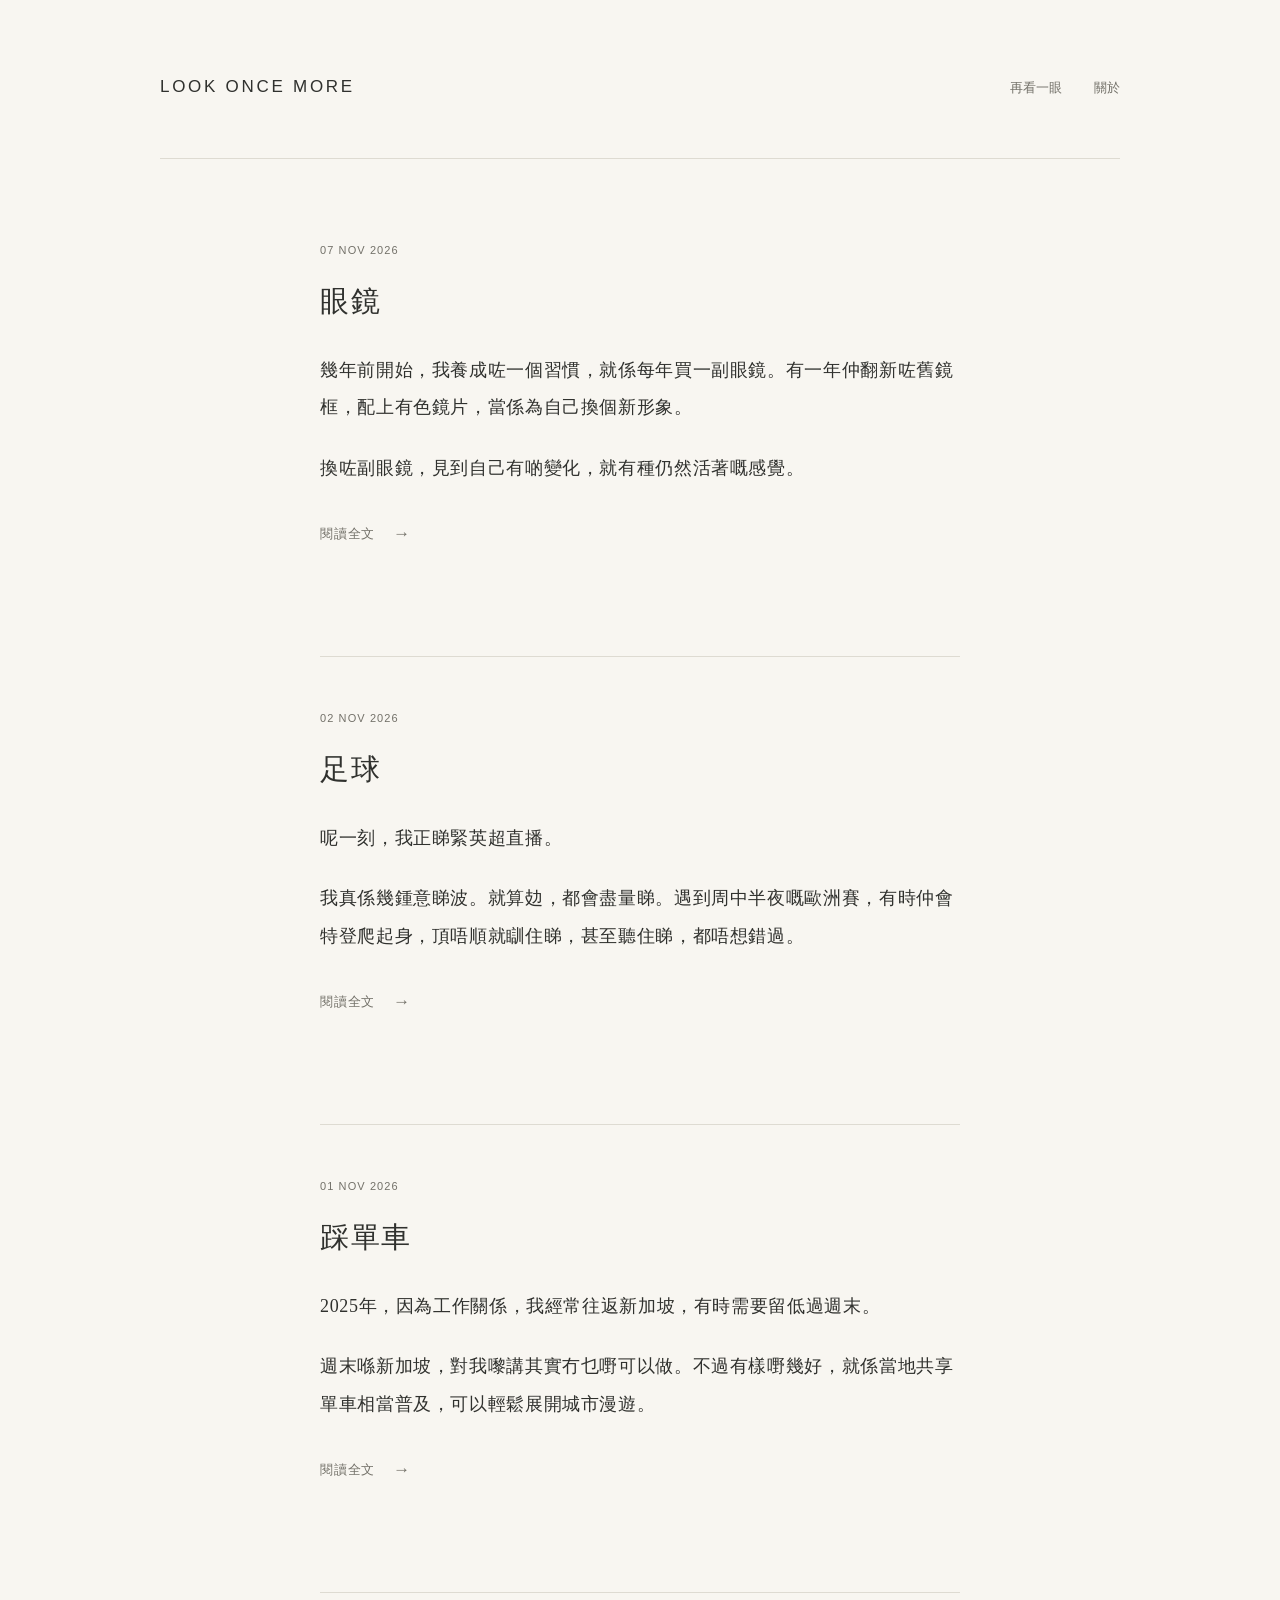
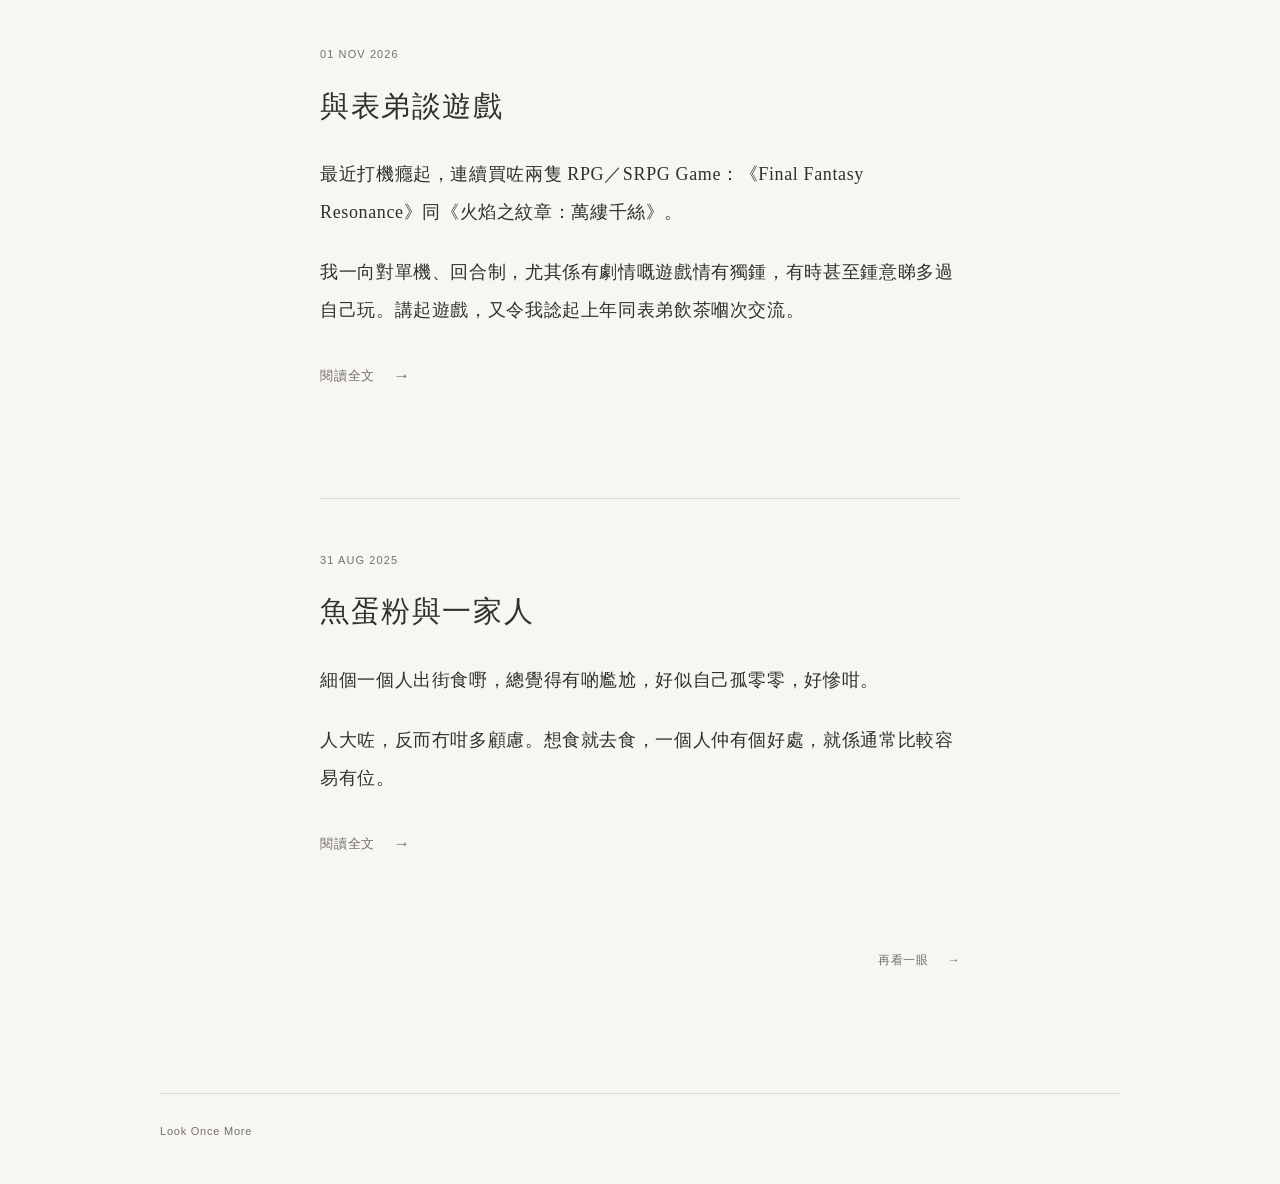
<file: index.html>
<!DOCTYPE html><html lang="zh-Hant-HK"><head><meta charset="UTF-8"><meta name="viewport" content="width=device-width, initial-scale=1"><meta name="theme-color" content="#f8f6f1"><meta name="description" content="再看一眼。日常裏的觀察、文字與照片。"><link rel="canonical" href="https://lookoncemore.com/"><link rel="icon" type="image/svg+xml" href="/favicon.svg"><title>Look Once More — 再看一眼。</title><link rel="stylesheet" href="/_astro/Base.VTFK5zle.css"></head><body><a class="skip-link" href="#main">跳至內容</a><header class="masthead shell"><div class="identity"><a class="wordmark" href="/" lang="en" aria-label="Look Once More — 首頁" aria-current="page">LOOK ONCE MORE</a></div><nav class="main-nav" aria-label="主要導覽"><a href="/archive/">再看一眼</a><a href="/about/">關於</a></nav></header><main id="main" class="reading-column" tabindex="-1"><h1 class="visually-hidden">Look Once More — 日常的記錄</h1><div class="entry-stream"><article class="entry-preview" aria-label="眼鏡"><div class="metadata"><time datetime="2026-11-07" lang="en">07 NOV 2026</time></div><h2><a href="/entries/2026-11-07-glasses/">眼鏡</a></h2><div class="prose excerpt"><p>幾年前開始，我養成咗一個習慣，就係每年買一副眼鏡。有一年仲翻新咗舊鏡框，配上有色鏡片，當係為自己換個新形象。</p>
<p>換咗副眼鏡，見到自己有啲變化，就有種仍然活著嘅感覺。</p></div><a class="read-link" href="/entries/2026-11-07-glasses/" aria-label="閱讀全文：眼鏡">閱讀全文 <span aria-hidden="true">→</span></a></article><article class="entry-preview" aria-label="足球"><div class="metadata"><time datetime="2026-11-02" lang="en">02 NOV 2026</time></div><h2><a href="/entries/2026-11-02-football/">足球</a></h2><div class="prose excerpt"><p>呢一刻，我正睇緊英超直播。</p>
<p>我真係幾鍾意睇波。就算攰，都會盡量睇。遇到周中半夜嘅歐洲賽，有時仲會特登爬起身，頂唔順就瞓住睇，甚至聽住睇，都唔想錯過。</p></div><a class="read-link" href="/entries/2026-11-02-football/" aria-label="閱讀全文：足球">閱讀全文 <span aria-hidden="true">→</span></a></article><article class="entry-preview" aria-label="踩單車"><div class="metadata"><time datetime="2026-11-01" lang="en">01 NOV 2026</time></div><h2><a href="/entries/2026-11-01-cycling/">踩單車</a></h2><div class="prose excerpt"><p>2025年，因為工作關係，我經常往返新加坡，有時需要留低過週末。</p>
<p>週末喺新加坡，對我嚟講其實冇乜嘢可以做。不過有樣嘢幾好，就係當地共享單車相當普及，可以輕鬆展開城市漫遊。</p></div><a class="read-link" href="/entries/2026-11-01-cycling/" aria-label="閱讀全文：踩單車">閱讀全文 <span aria-hidden="true">→</span></a></article><article class="entry-preview" aria-label="與表弟談遊戲"><div class="metadata"><time datetime="2026-11-01" lang="en">01 NOV 2026</time></div><h2><a href="/entries/2026-11-01-games-with-my-cousin/">與表弟談遊戲</a></h2><div class="prose excerpt"><p>最近打機癮起，連續買咗兩隻 RPG／SRPG Game：《Final Fantasy Resonance》同《火焰之紋章：萬縷千絲》。</p>
<p>我一向對單機、回合制，尤其係有劇情嘅遊戲情有獨鍾，有時甚至鍾意睇多過自己玩。講起遊戲，又令我諗起上年同表弟飲茶嗰次交流。</p></div><a class="read-link" href="/entries/2026-11-01-games-with-my-cousin/" aria-label="閱讀全文：與表弟談遊戲">閱讀全文 <span aria-hidden="true">→</span></a></article><article class="entry-preview" aria-label="魚蛋粉與一家人"><div class="metadata"><time datetime="2025-08-31" lang="en">31 AUG 2025</time></div><h2><a href="/entries/2025-08-31-02-a-table-in-kowloon-city/">魚蛋粉與一家人</a></h2><div class="prose excerpt"><p>細個一個人出街食嘢，總覺得有啲尷尬，好似自己孤零零，好慘咁。</p>
<p>人大咗，反而冇咁多顧慮。想食就去食，一個人仲有個好處，就係通常比較容易有位。</p></div><a class="read-link" href="/entries/2025-08-31-02-a-table-in-kowloon-city/" aria-label="閱讀全文：魚蛋粉與一家人">閱讀全文 <span aria-hidden="true">→</span></a></article></div><div class="archive-link"><a class="quiet-link" href="/archive/">再看一眼 <span aria-hidden="true">→</span></a></div></main><footer class="site-footer shell"><a href="/" lang="en">Look Once More</a></footer><!-- Cloudflare Web Analytics --><script type="module" src="https://static.cloudflareinsights.com/beacon.min.js" data-cf-beacon="{&quot;token&quot;: &quot;e15cfd1d23764916afa6c5b87cb260f3&quot;}"></script></body></html>
</file>
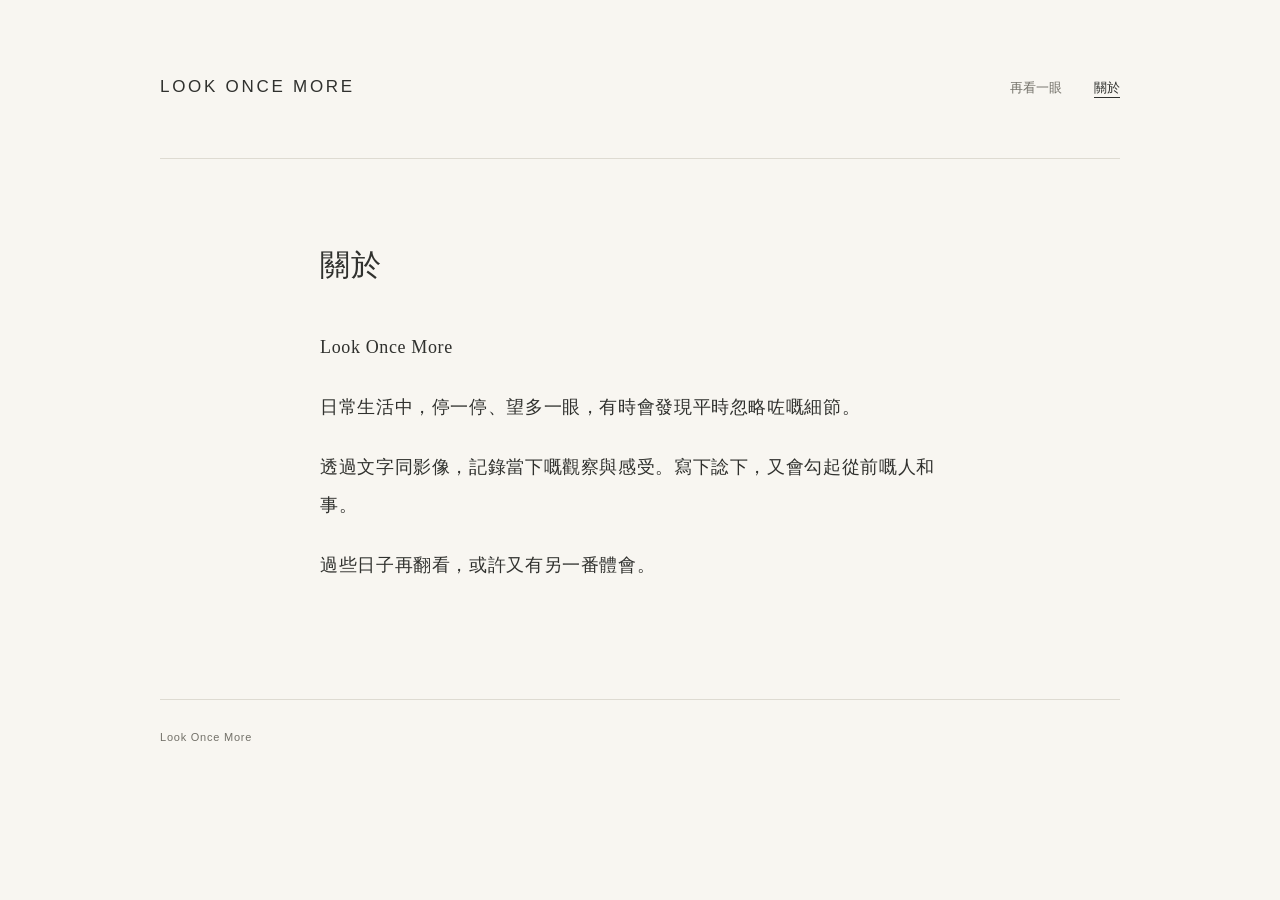
<file: about/index.html>
<!DOCTYPE html><html lang="zh-Hant-HK"><head><meta charset="UTF-8"><meta name="viewport" content="width=device-width, initial-scale=1"><meta name="theme-color" content="#f8f6f1"><meta name="description" content="再看一眼。日常裏的觀察、文字與照片。"><link rel="canonical" href="https://lookoncemore.com/about/"><link rel="icon" type="image/svg+xml" href="/favicon.svg"><title>關於 — Look Once More</title><link rel="stylesheet" href="/_astro/Base.VTFK5zle.css"></head><body><a class="skip-link" href="#main">跳至內容</a><header class="masthead shell"><div class="identity"><a class="wordmark" href="/" lang="en" aria-label="Look Once More — 首頁">LOOK ONCE MORE</a></div><nav class="main-nav" aria-label="主要導覽"><a href="/archive/">再看一眼</a><a href="/about/" aria-current="page">關於</a></nav></header><main id="main" class="reading-column" tabindex="-1"><header class="page-heading"><h1>關於</h1></header><div class="prose about-copy"><p lang="en">Look Once More</p><p>日常生活中，停一停、望多一眼，有時會發現平時忽略咗嘅細節。</p><p>透過文字同影像，記錄當下嘅觀察與感受。寫下諗下，又會勾起從前嘅人和事。</p><p>過些日子再翻看，或許又有另一番體會。</p></div></main><footer class="site-footer shell"><a href="/" lang="en">Look Once More</a></footer><!-- Cloudflare Web Analytics --><script type="module" src="https://static.cloudflareinsights.com/beacon.min.js" data-cf-beacon="{&quot;token&quot;: &quot;e15cfd1d23764916afa6c5b87cb260f3&quot;}"></script></body></html>
</file>
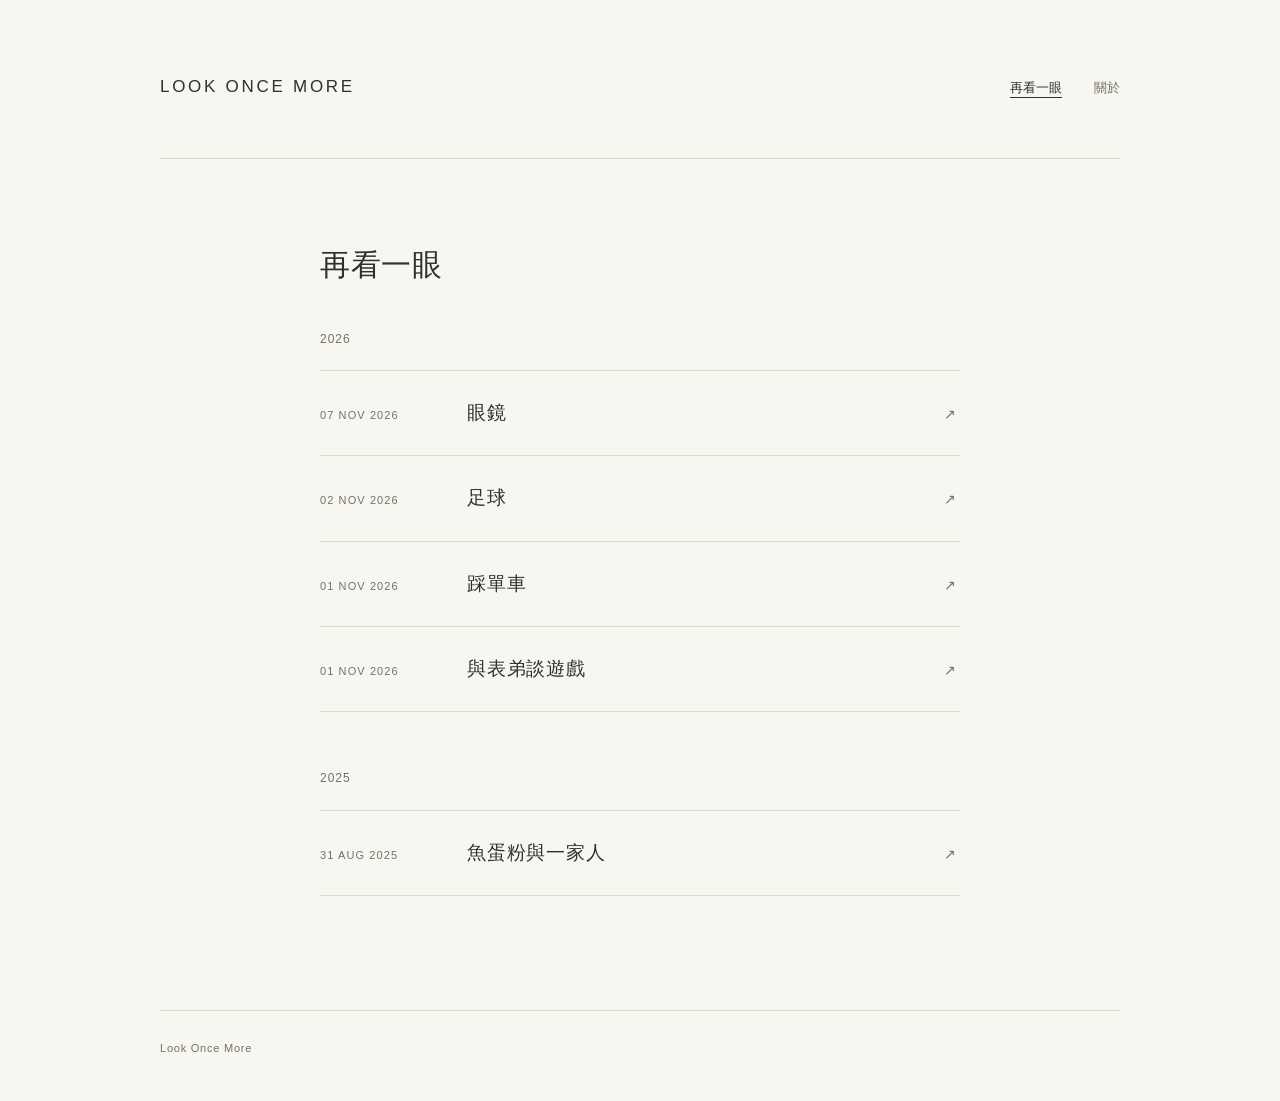
<file: archive/index.html>
<!DOCTYPE html><html lang="zh-Hant-HK"><head><meta charset="UTF-8"><meta name="viewport" content="width=device-width, initial-scale=1"><meta name="theme-color" content="#f8f6f1"><meta name="description" content="再看一眼。日常裏的觀察、文字與照片。"><link rel="canonical" href="https://lookoncemore.com/archive/"><link rel="icon" type="image/svg+xml" href="/favicon.svg"><title>再看一眼 — Look Once More</title><link rel="stylesheet" href="/_astro/Base.VTFK5zle.css"></head><body><a class="skip-link" href="#main">跳至內容</a><header class="masthead shell"><div class="identity"><a class="wordmark" href="/" lang="en" aria-label="Look Once More — 首頁">LOOK ONCE MORE</a></div><nav class="main-nav" aria-label="主要導覽"><a href="/archive/" aria-current="page">再看一眼</a><a href="/about/">關於</a></nav></header><main id="main" class="reading-column" tabindex="-1"><header class="page-heading"><h1>再看一眼</h1></header><section class="archive-year" aria-labelledby="year-2026"><h2 id="year-2026" lang="en">2026</h2><ol class="archive-list"><li><a href="/entries/2026-11-07-glasses/"><time class="metadata" datetime="2026-11-07" lang="en">07 NOV 2026</time><span class="archive-title">眼鏡</span><span class="archive-arrow" aria-hidden="true">↗</span></a></li><li><a href="/entries/2026-11-02-football/"><time class="metadata" datetime="2026-11-02" lang="en">02 NOV 2026</time><span class="archive-title">足球</span><span class="archive-arrow" aria-hidden="true">↗</span></a></li><li><a href="/entries/2026-11-01-cycling/"><time class="metadata" datetime="2026-11-01" lang="en">01 NOV 2026</time><span class="archive-title">踩單車</span><span class="archive-arrow" aria-hidden="true">↗</span></a></li><li><a href="/entries/2026-11-01-games-with-my-cousin/"><time class="metadata" datetime="2026-11-01" lang="en">01 NOV 2026</time><span class="archive-title">與表弟談遊戲</span><span class="archive-arrow" aria-hidden="true">↗</span></a></li></ol></section><section class="archive-year" aria-labelledby="year-2025"><h2 id="year-2025" lang="en">2025</h2><ol class="archive-list"><li><a href="/entries/2025-08-31-02-a-table-in-kowloon-city/"><time class="metadata" datetime="2025-08-31" lang="en">31 AUG 2025</time><span class="archive-title">魚蛋粉與一家人</span><span class="archive-arrow" aria-hidden="true">↗</span></a></li></ol></section></main><footer class="site-footer shell"><a href="/" lang="en">Look Once More</a></footer><!-- Cloudflare Web Analytics --><script type="module" src="https://static.cloudflareinsights.com/beacon.min.js" data-cf-beacon="{&quot;token&quot;: &quot;e15cfd1d23764916afa6c5b87cb260f3&quot;}"></script></body></html>
</file>
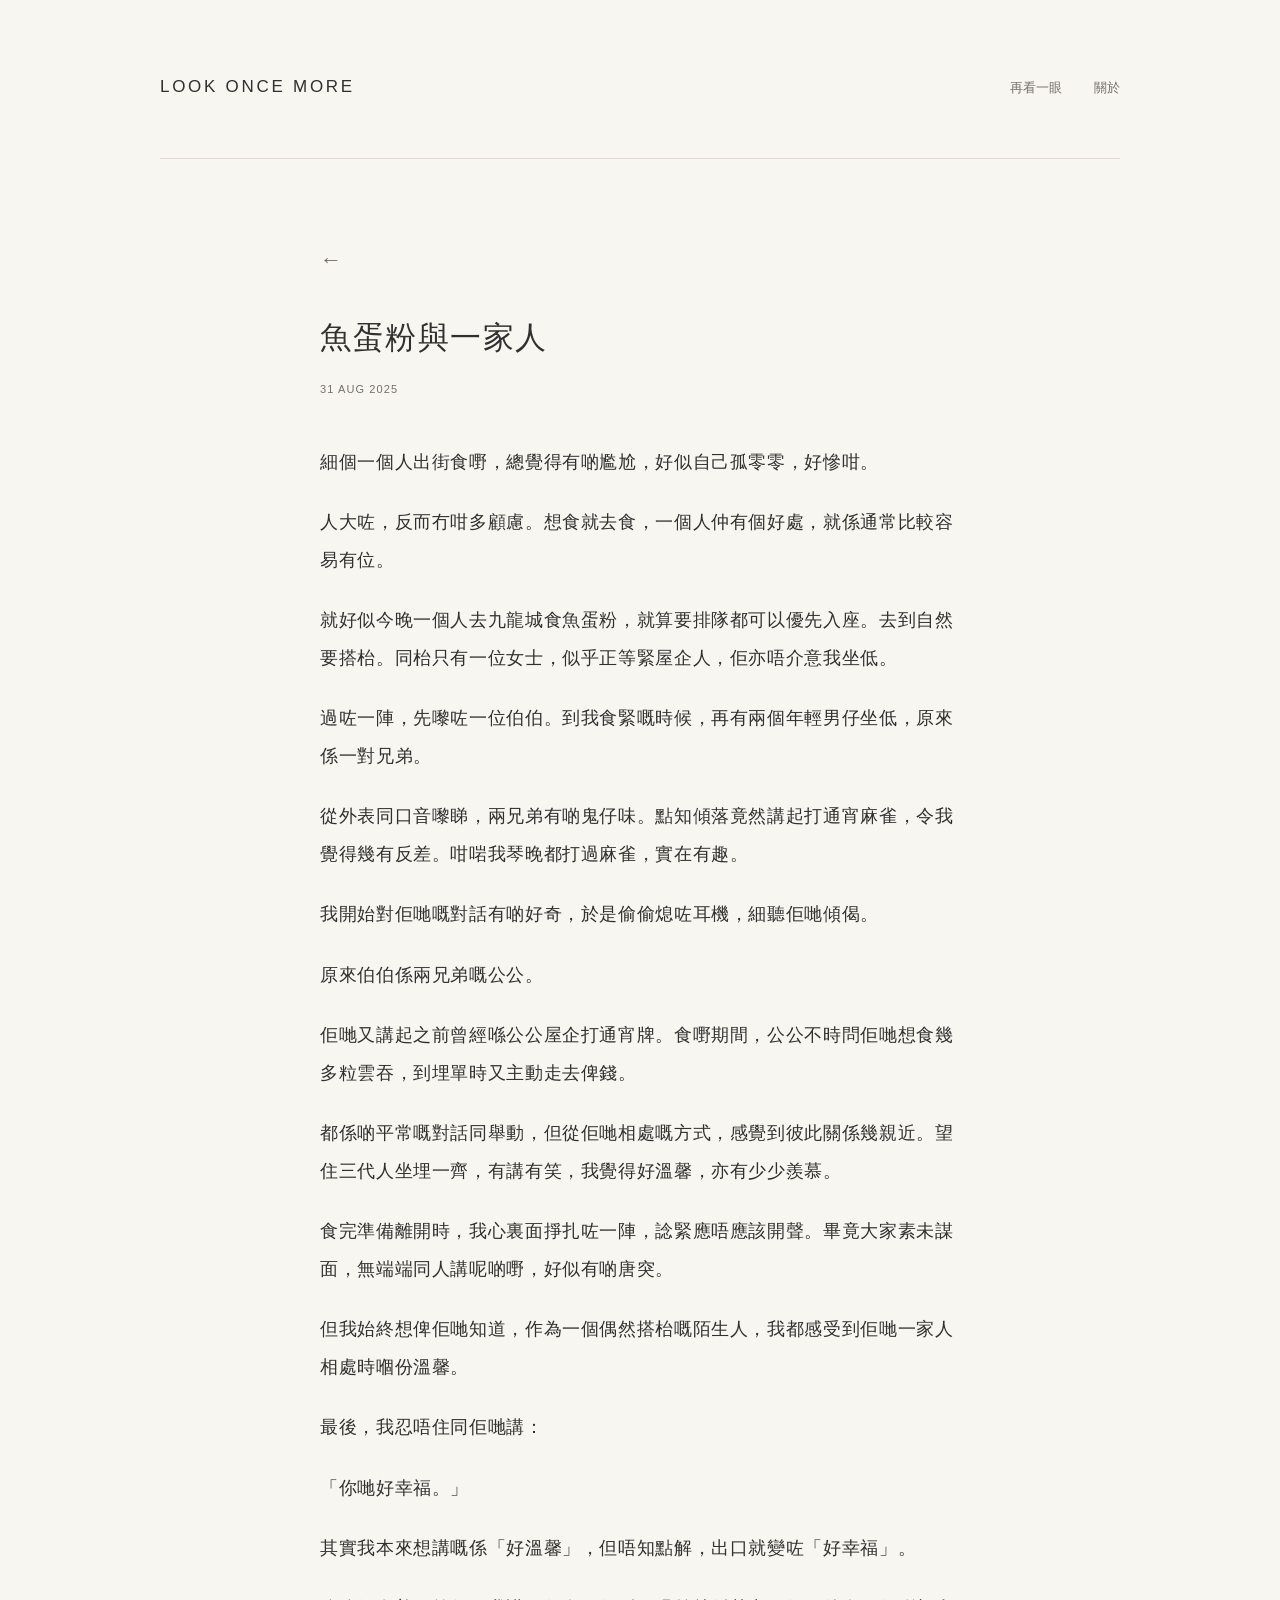
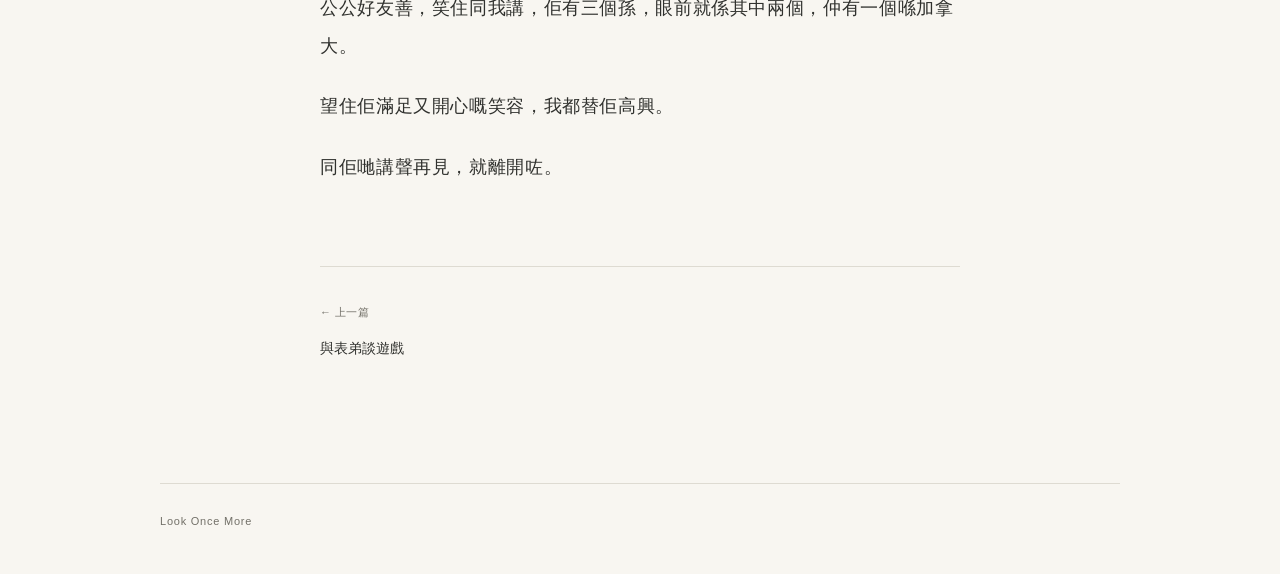
<file: entries/2025-08-31-02-a-table-in-kowloon-city/index.html>
<!DOCTYPE html><html lang="zh-Hant-HK"><head><meta charset="UTF-8"><meta name="viewport" content="width=device-width, initial-scale=1"><meta name="theme-color" content="#f8f6f1"><meta name="description" content="再看一眼。日常裏的觀察、文字與照片。"><link rel="canonical" href="https://lookoncemore.com/entries/2025-08-31-02-a-table-in-kowloon-city/"><link rel="icon" type="image/svg+xml" href="/favicon.svg"><title>魚蛋粉與一家人 — Look Once More</title><link rel="stylesheet" href="/_astro/Base.VTFK5zle.css"></head><body><a class="skip-link" href="#main">跳至內容</a><header class="masthead shell"><div class="identity"><a class="wordmark" href="/" lang="en" aria-label="Look Once More — 首頁">LOOK ONCE MORE</a></div><nav class="main-nav" aria-label="主要導覽"><a href="/archive/">再看一眼</a><a href="/about/">關於</a></nav></header><main id="main" class="reading-column" tabindex="-1"><a class="back-link" href="/" aria-label="返回首頁"><span aria-hidden="true">←</span></a><article class="full-entry"><header class="article-heading"><h1>魚蛋粉與一家人</h1><div class="metadata"><time datetime="2025-08-31" lang="en">31 AUG 2025</time></div></header><div class="prose article-body"><p>細個一個人出街食嘢，總覺得有啲尷尬，好似自己孤零零，好慘咁。</p>
<p>人大咗，反而冇咁多顧慮。想食就去食，一個人仲有個好處，就係通常比較容易有位。</p>
<p>就好似今晚一個人去九龍城食魚蛋粉，就算要排隊都可以優先入座。去到自然要搭枱。同枱只有一位女士，似乎正等緊屋企人，佢亦唔介意我坐低。</p>
<p>過咗一陣，先嚟咗一位伯伯。到我食緊嘅時候，再有兩個年輕男仔坐低，原來係一對兄弟。</p>
<p>從外表同口音嚟睇，兩兄弟有啲鬼仔味。點知傾落竟然講起打通宵麻雀，令我覺得幾有反差。咁啱我琴晚都打過麻雀，實在有趣。</p>
<p>我開始對佢哋嘅對話有啲好奇，於是偷偷熄咗耳機，細聽佢哋傾偈。</p>
<p>原來伯伯係兩兄弟嘅公公。</p>
<p>佢哋又講起之前曾經喺公公屋企打通宵牌。食嘢期間，公公不時問佢哋想食幾多粒雲吞，到埋單時又主動走去俾錢。</p>
<p>都係啲平常嘅對話同舉動，但從佢哋相處嘅方式，感覺到彼此關係幾親近。望住三代人坐埋一齊，有講有笑，我覺得好溫馨，亦有少少羨慕。</p>
<p>食完準備離開時，我心裏面掙扎咗一陣，諗緊應唔應該開聲。畢竟大家素未謀面，無端端同人講呢啲嘢，好似有啲唐突。</p>
<p>但我始終想俾佢哋知道，作為一個偶然搭枱嘅陌生人，我都感受到佢哋一家人相處時嗰份溫馨。</p>
<p>最後，我忍唔住同佢哋講：</p>
<p>「你哋好幸福。」</p>
<p>其實我本來想講嘅係「好溫馨」，但唔知點解，出口就變咗「好幸福」。</p>
<p>公公好友善，笑住同我講，佢有三個孫，眼前就係其中兩個，仲有一個喺加拿大。</p>
<p>望住佢滿足又開心嘅笑容，我都替佢高興。</p>
<p>同佢哋講聲再見，就離開咗。</p>
</div></article><nav class="entry-navigation" aria-label="文章導覽"><div><a href="/entries/2026-11-01-games-with-my-cousin/" rel="prev"><span class="nav-direction">← 上一篇</span><span class="nav-title">與表弟談遊戲</span></a></div><div class="next-entry"></div></nav></main><footer class="site-footer shell"><a href="/" lang="en">Look Once More</a></footer><!-- Cloudflare Web Analytics --><script type="module" src="https://static.cloudflareinsights.com/beacon.min.js" data-cf-beacon="{&quot;token&quot;: &quot;e15cfd1d23764916afa6c5b87cb260f3&quot;}"></script></body></html>
</file>
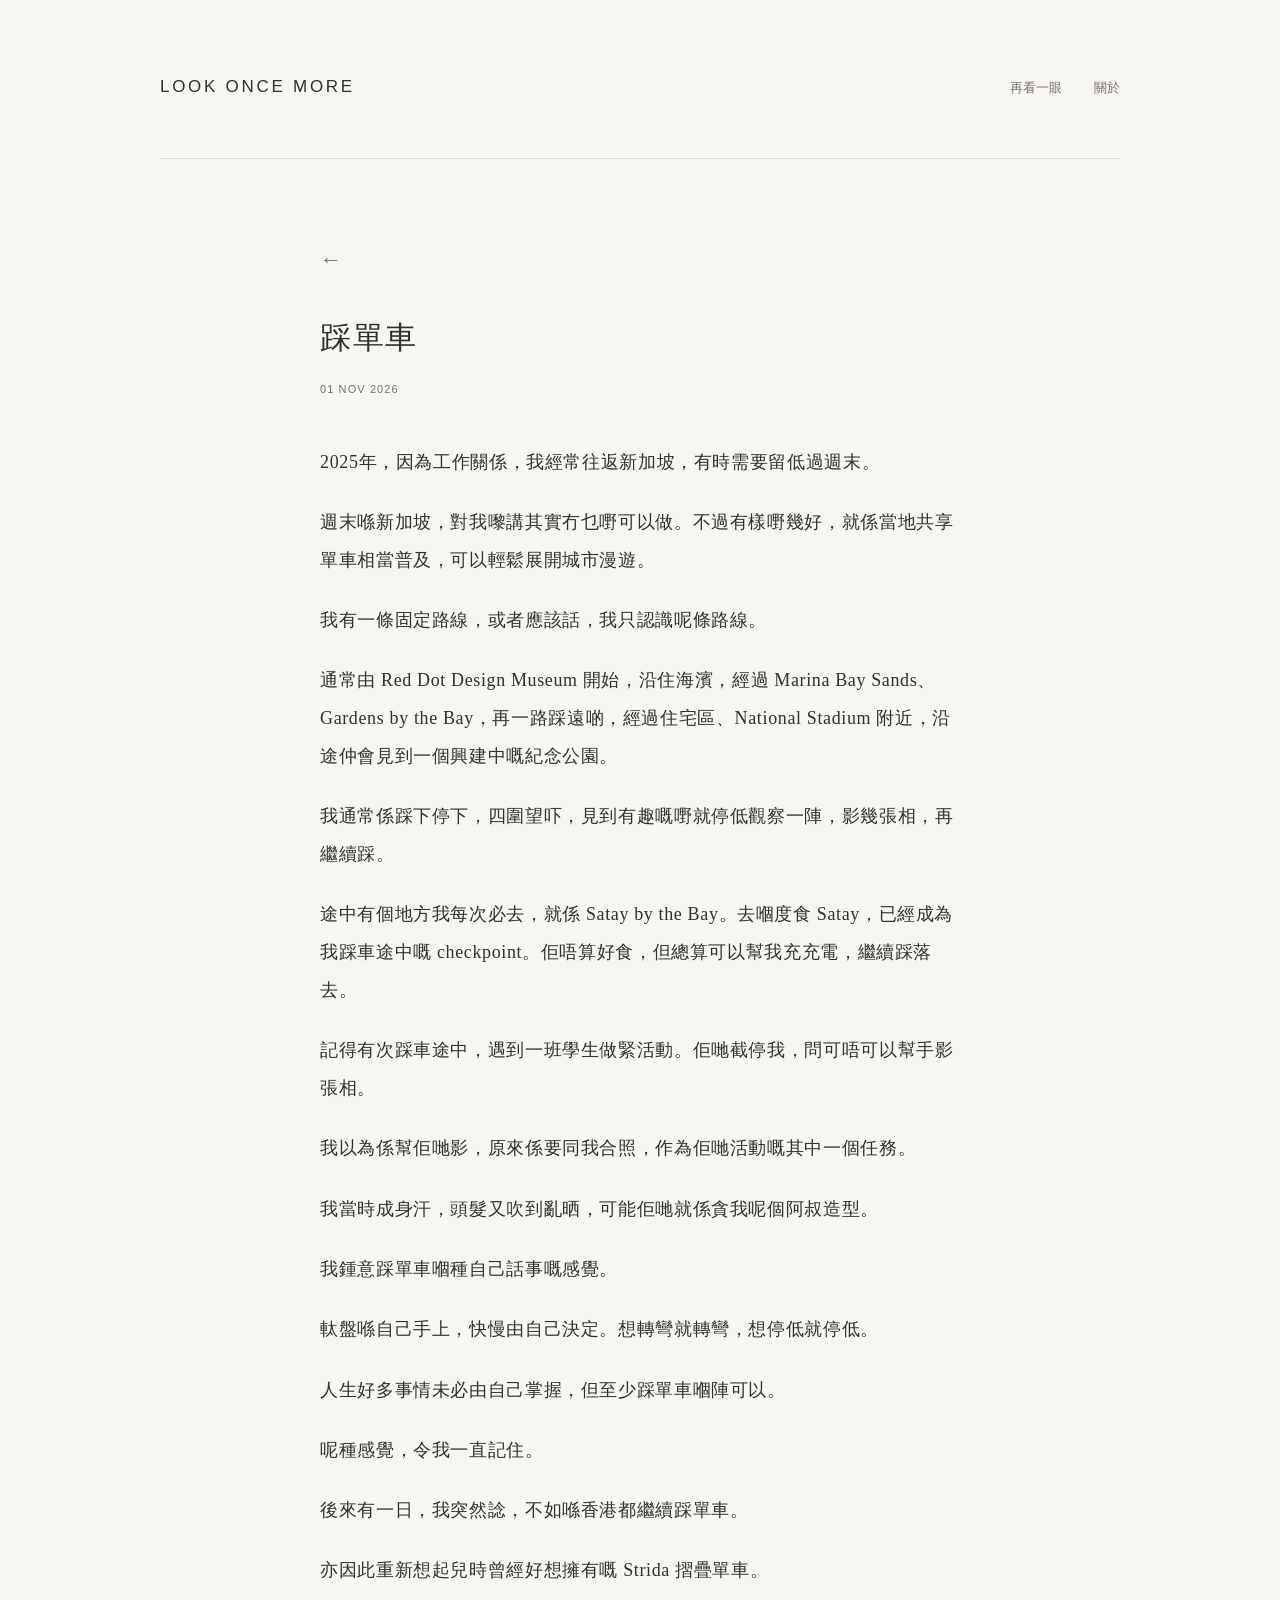
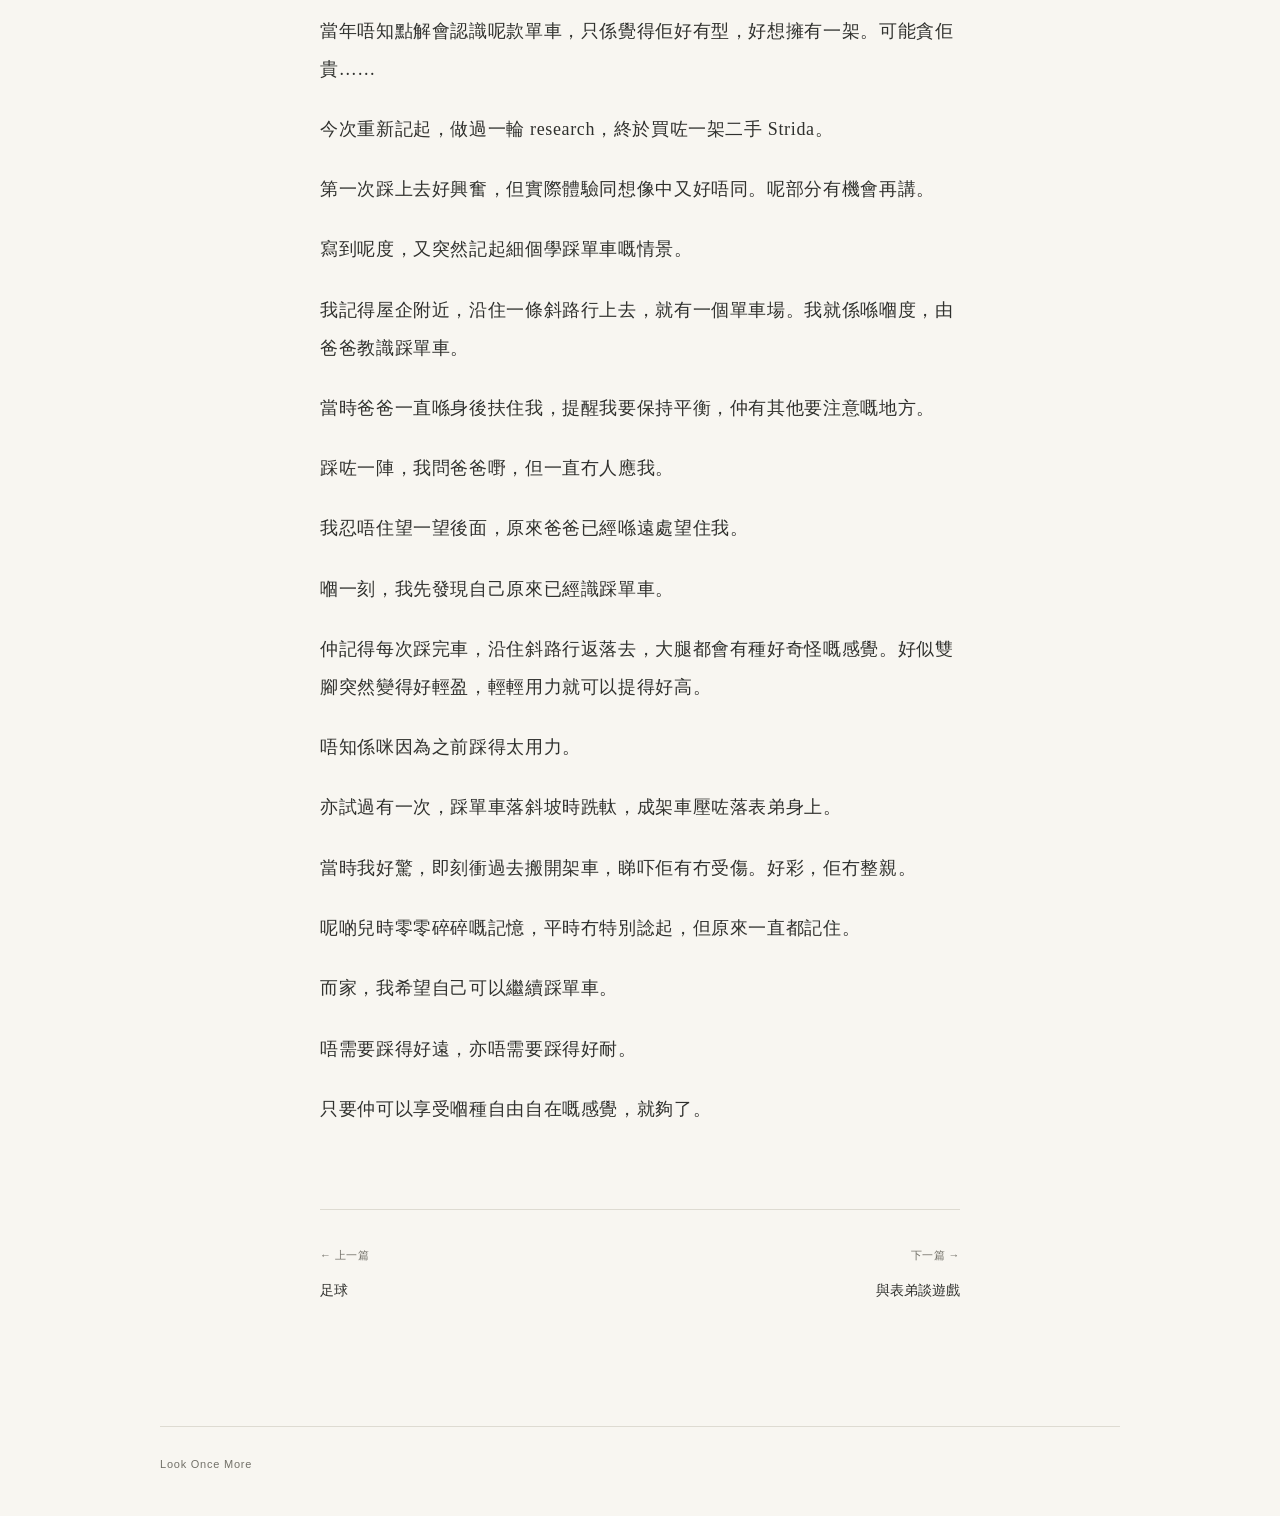
<file: entries/2026-11-01-cycling/index.html>
<!DOCTYPE html><html lang="zh-Hant-HK"><head><meta charset="UTF-8"><meta name="viewport" content="width=device-width, initial-scale=1"><meta name="theme-color" content="#f8f6f1"><meta name="description" content="再看一眼。日常裏的觀察、文字與照片。"><link rel="canonical" href="https://lookoncemore.com/entries/2026-11-01-cycling/"><link rel="icon" type="image/svg+xml" href="/favicon.svg"><title>踩單車 — Look Once More</title><link rel="stylesheet" href="/_astro/Base.VTFK5zle.css"></head><body><a class="skip-link" href="#main">跳至內容</a><header class="masthead shell"><div class="identity"><a class="wordmark" href="/" lang="en" aria-label="Look Once More — 首頁">LOOK ONCE MORE</a></div><nav class="main-nav" aria-label="主要導覽"><a href="/archive/">再看一眼</a><a href="/about/">關於</a></nav></header><main id="main" class="reading-column" tabindex="-1"><a class="back-link" href="/" aria-label="返回首頁"><span aria-hidden="true">←</span></a><article class="full-entry"><header class="article-heading"><h1>踩單車</h1><div class="metadata"><time datetime="2026-11-01" lang="en">01 NOV 2026</time></div></header><div class="prose article-body"><p>2025年，因為工作關係，我經常往返新加坡，有時需要留低過週末。</p>
<p>週末喺新加坡，對我嚟講其實冇乜嘢可以做。不過有樣嘢幾好，就係當地共享單車相當普及，可以輕鬆展開城市漫遊。</p>
<p>我有一條固定路線，或者應該話，我只認識呢條路線。</p>
<p>通常由 Red Dot Design Museum 開始，沿住海濱，經過 Marina Bay Sands、Gardens by the Bay，再一路踩遠啲，經過住宅區、National Stadium 附近，沿途仲會見到一個興建中嘅紀念公園。</p>
<p>我通常係踩下停下，四圍望吓，見到有趣嘅嘢就停低觀察一陣，影幾張相，再繼續踩。</p>
<p>途中有個地方我每次必去，就係 Satay by the Bay。去嗰度食 Satay，已經成為我踩車途中嘅 checkpoint。佢唔算好食，但總算可以幫我充充電，繼續踩落去。</p>
<p>記得有次踩車途中，遇到一班學生做緊活動。佢哋截停我，問可唔可以幫手影張相。</p>
<p>我以為係幫佢哋影，原來係要同我合照，作為佢哋活動嘅其中一個任務。</p>
<p>我當時成身汗，頭髮又吹到亂晒，可能佢哋就係貪我呢個阿叔造型。</p>
<p>我鍾意踩單車嗰種自己話事嘅感覺。</p>
<p>軚盤喺自己手上，快慢由自己決定。想轉彎就轉彎，想停低就停低。</p>
<p>人生好多事情未必由自己掌握，但至少踩單車嗰陣可以。</p>
<p>呢種感覺，令我一直記住。</p>
<p>後來有一日，我突然諗，不如喺香港都繼續踩單車。</p>
<p>亦因此重新想起兒時曾經好想擁有嘅 Strida 摺疊單車。</p>
<p>當年唔知點解會認識呢款單車，只係覺得佢好有型，好想擁有一架。可能貪佢貴……</p>
<p>今次重新記起，做過一輪 research，終於買咗一架二手 Strida。</p>
<p>第一次踩上去好興奮，但實際體驗同想像中又好唔同。呢部分有機會再講。</p>
<p>寫到呢度，又突然記起細個學踩單車嘅情景。</p>
<p>我記得屋企附近，沿住一條斜路行上去，就有一個單車場。我就係喺嗰度，由爸爸教識踩單車。</p>
<p>當時爸爸一直喺身後扶住我，提醒我要保持平衡，仲有其他要注意嘅地方。</p>
<p>踩咗一陣，我問爸爸嘢，但一直冇人應我。</p>
<p>我忍唔住望一望後面，原來爸爸已經喺遠處望住我。</p>
<p>嗰一刻，我先發現自己原來已經識踩單車。</p>
<p>仲記得每次踩完車，沿住斜路行返落去，大腿都會有種好奇怪嘅感覺。好似雙腳突然變得好輕盈，輕輕用力就可以提得好高。</p>
<p>唔知係咪因為之前踩得太用力。</p>
<p>亦試過有一次，踩單車落斜坡時跣軚，成架車壓咗落表弟身上。</p>
<p>當時我好驚，即刻衝過去搬開架車，睇吓佢有冇受傷。好彩，佢冇整親。</p>
<p>呢啲兒時零零碎碎嘅記憶，平時冇特別諗起，但原來一直都記住。</p>
<p>而家，我希望自己可以繼續踩單車。</p>
<p>唔需要踩得好遠，亦唔需要踩得好耐。</p>
<p>只要仲可以享受嗰種自由自在嘅感覺，就夠了。</p>
</div></article><nav class="entry-navigation" aria-label="文章導覽"><div><a href="/entries/2026-11-02-football/" rel="prev"><span class="nav-direction">← 上一篇</span><span class="nav-title">足球</span></a></div><div class="next-entry"><a href="/entries/2026-11-01-games-with-my-cousin/" rel="next"><span class="nav-direction">下一篇 →</span><span class="nav-title">與表弟談遊戲</span></a></div></nav></main><footer class="site-footer shell"><a href="/" lang="en">Look Once More</a></footer><!-- Cloudflare Web Analytics --><script type="module" src="https://static.cloudflareinsights.com/beacon.min.js" data-cf-beacon="{&quot;token&quot;: &quot;e15cfd1d23764916afa6c5b87cb260f3&quot;}"></script></body></html>
</file>
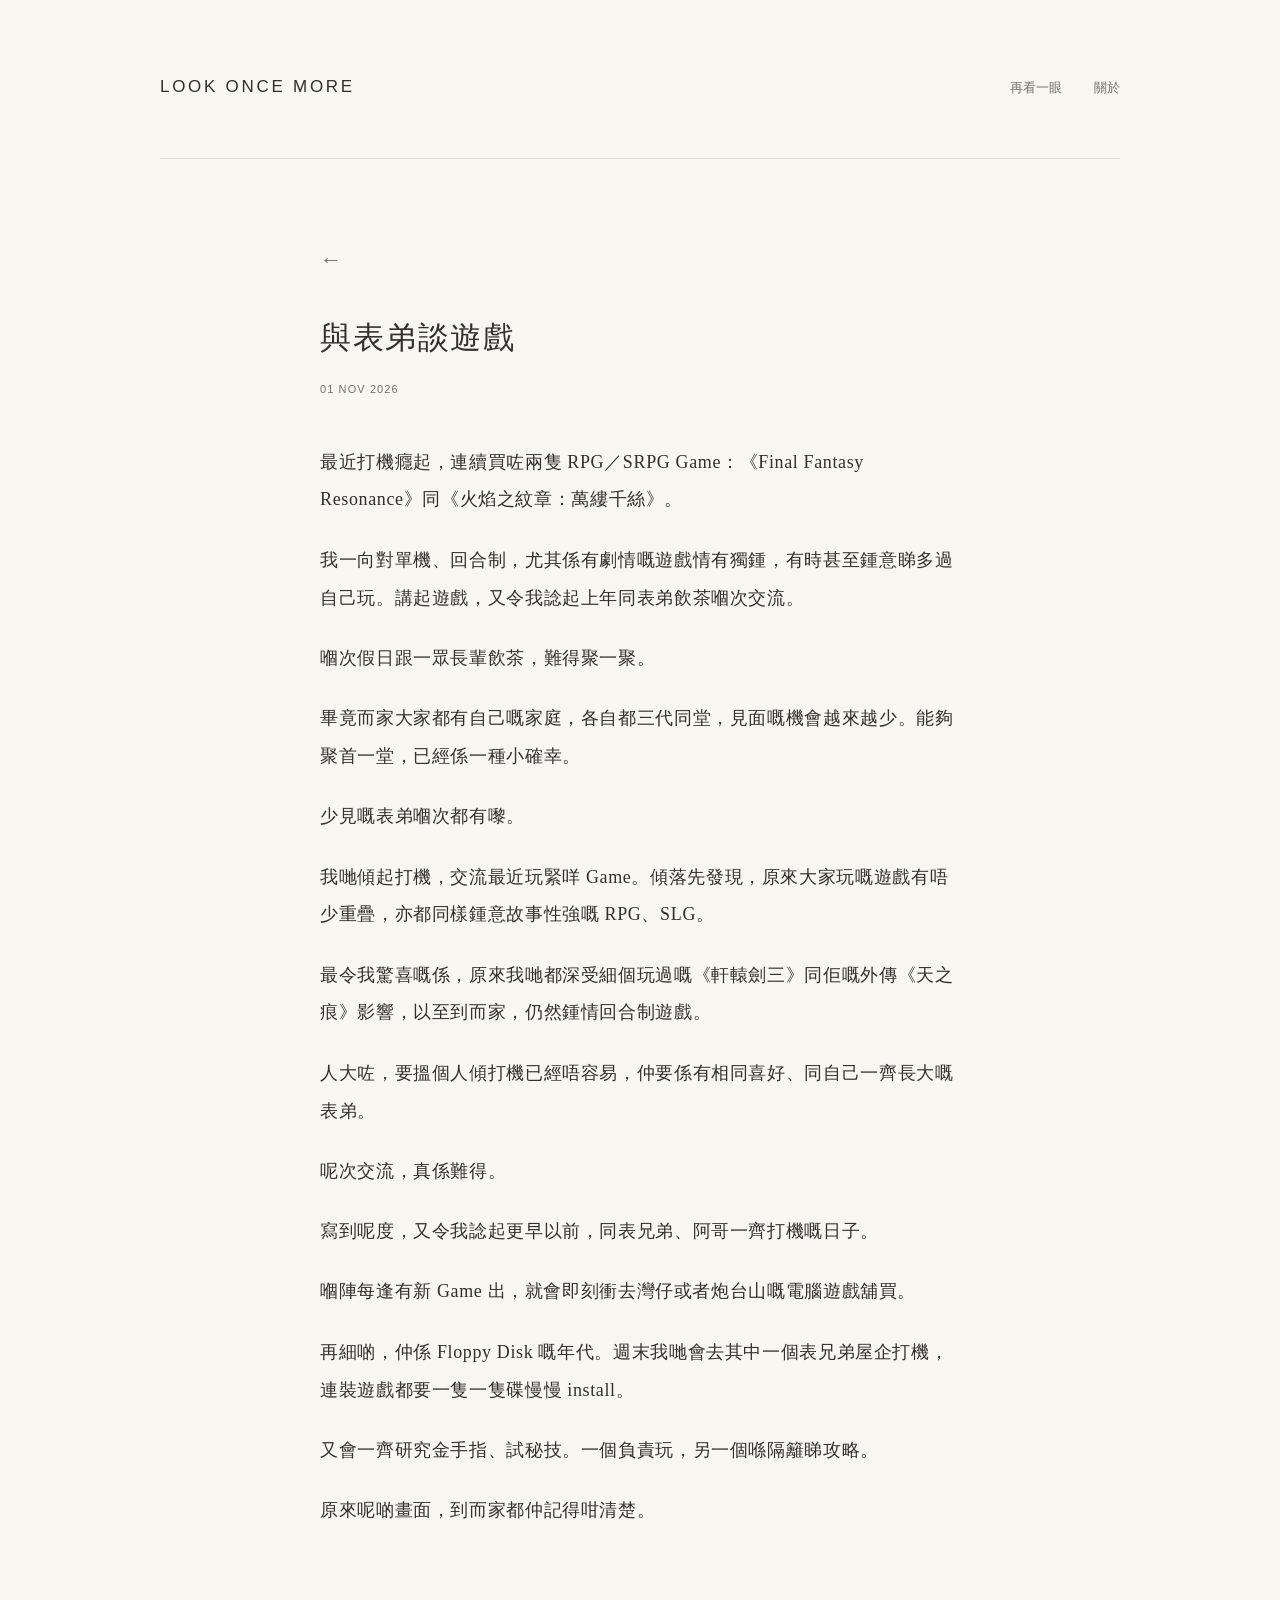
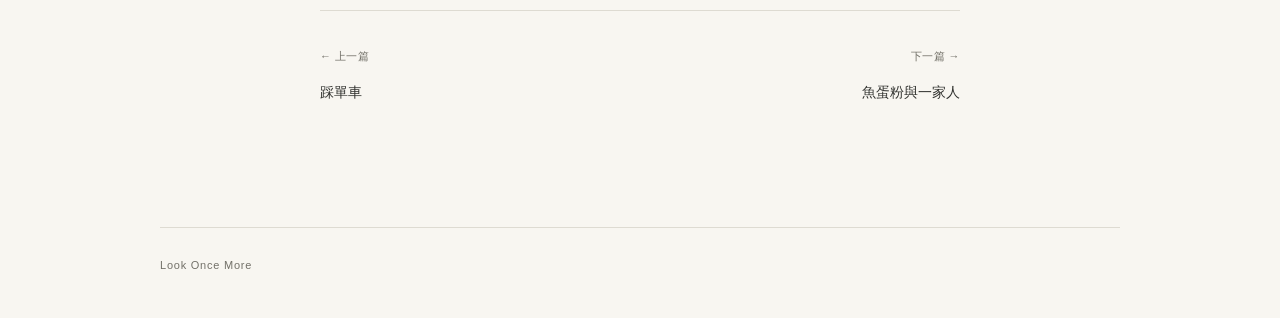
<file: entries/2026-11-01-games-with-my-cousin/index.html>
<!DOCTYPE html><html lang="zh-Hant-HK"><head><meta charset="UTF-8"><meta name="viewport" content="width=device-width, initial-scale=1"><meta name="theme-color" content="#f8f6f1"><meta name="description" content="再看一眼。日常裏的觀察、文字與照片。"><link rel="canonical" href="https://lookoncemore.com/entries/2026-11-01-games-with-my-cousin/"><link rel="icon" type="image/svg+xml" href="/favicon.svg"><title>與表弟談遊戲 — Look Once More</title><link rel="stylesheet" href="/_astro/Base.VTFK5zle.css"></head><body><a class="skip-link" href="#main">跳至內容</a><header class="masthead shell"><div class="identity"><a class="wordmark" href="/" lang="en" aria-label="Look Once More — 首頁">LOOK ONCE MORE</a></div><nav class="main-nav" aria-label="主要導覽"><a href="/archive/">再看一眼</a><a href="/about/">關於</a></nav></header><main id="main" class="reading-column" tabindex="-1"><a class="back-link" href="/" aria-label="返回首頁"><span aria-hidden="true">←</span></a><article class="full-entry"><header class="article-heading"><h1>與表弟談遊戲</h1><div class="metadata"><time datetime="2026-11-01" lang="en">01 NOV 2026</time></div></header><div class="prose article-body"><p>最近打機癮起，連續買咗兩隻 RPG／SRPG Game：《Final Fantasy Resonance》同《火焰之紋章：萬縷千絲》。</p>
<p>我一向對單機、回合制，尤其係有劇情嘅遊戲情有獨鍾，有時甚至鍾意睇多過自己玩。講起遊戲，又令我諗起上年同表弟飲茶嗰次交流。</p>
<p>嗰次假日跟一眾長輩飲茶，難得聚一聚。</p>
<p>畢竟而家大家都有自己嘅家庭，各自都三代同堂，見面嘅機會越來越少。能夠聚首一堂，已經係一種小確幸。</p>
<p>少見嘅表弟嗰次都有嚟。</p>
<p>我哋傾起打機，交流最近玩緊咩 Game。傾落先發現，原來大家玩嘅遊戲有唔少重疊，亦都同樣鍾意故事性強嘅 RPG、SLG。</p>
<p>最令我驚喜嘅係，原來我哋都深受細個玩過嘅《軒轅劍三》同佢嘅外傳《天之痕》影響，以至到而家，仍然鍾情回合制遊戲。</p>
<p>人大咗，要搵個人傾打機已經唔容易，仲要係有相同喜好、同自己一齊長大嘅表弟。</p>
<p>呢次交流，真係難得。</p>
<p>寫到呢度，又令我諗起更早以前，同表兄弟、阿哥一齊打機嘅日子。</p>
<p>嗰陣每逢有新 Game 出，就會即刻衝去灣仔或者炮台山嘅電腦遊戲舖買。</p>
<p>再細啲，仲係 Floppy Disk 嘅年代。週末我哋會去其中一個表兄弟屋企打機，連裝遊戲都要一隻一隻碟慢慢 install。</p>
<p>又會一齊研究金手指、試秘技。一個負責玩，另一個喺隔籬睇攻略。</p>
<p>原來呢啲畫面，到而家都仲記得咁清楚。</p>
</div></article><nav class="entry-navigation" aria-label="文章導覽"><div><a href="/entries/2026-11-01-cycling/" rel="prev"><span class="nav-direction">← 上一篇</span><span class="nav-title">踩單車</span></a></div><div class="next-entry"><a href="/entries/2025-08-31-02-a-table-in-kowloon-city/" rel="next"><span class="nav-direction">下一篇 →</span><span class="nav-title">魚蛋粉與一家人</span></a></div></nav></main><footer class="site-footer shell"><a href="/" lang="en">Look Once More</a></footer><!-- Cloudflare Web Analytics --><script type="module" src="https://static.cloudflareinsights.com/beacon.min.js" data-cf-beacon="{&quot;token&quot;: &quot;e15cfd1d23764916afa6c5b87cb260f3&quot;}"></script></body></html>
</file>
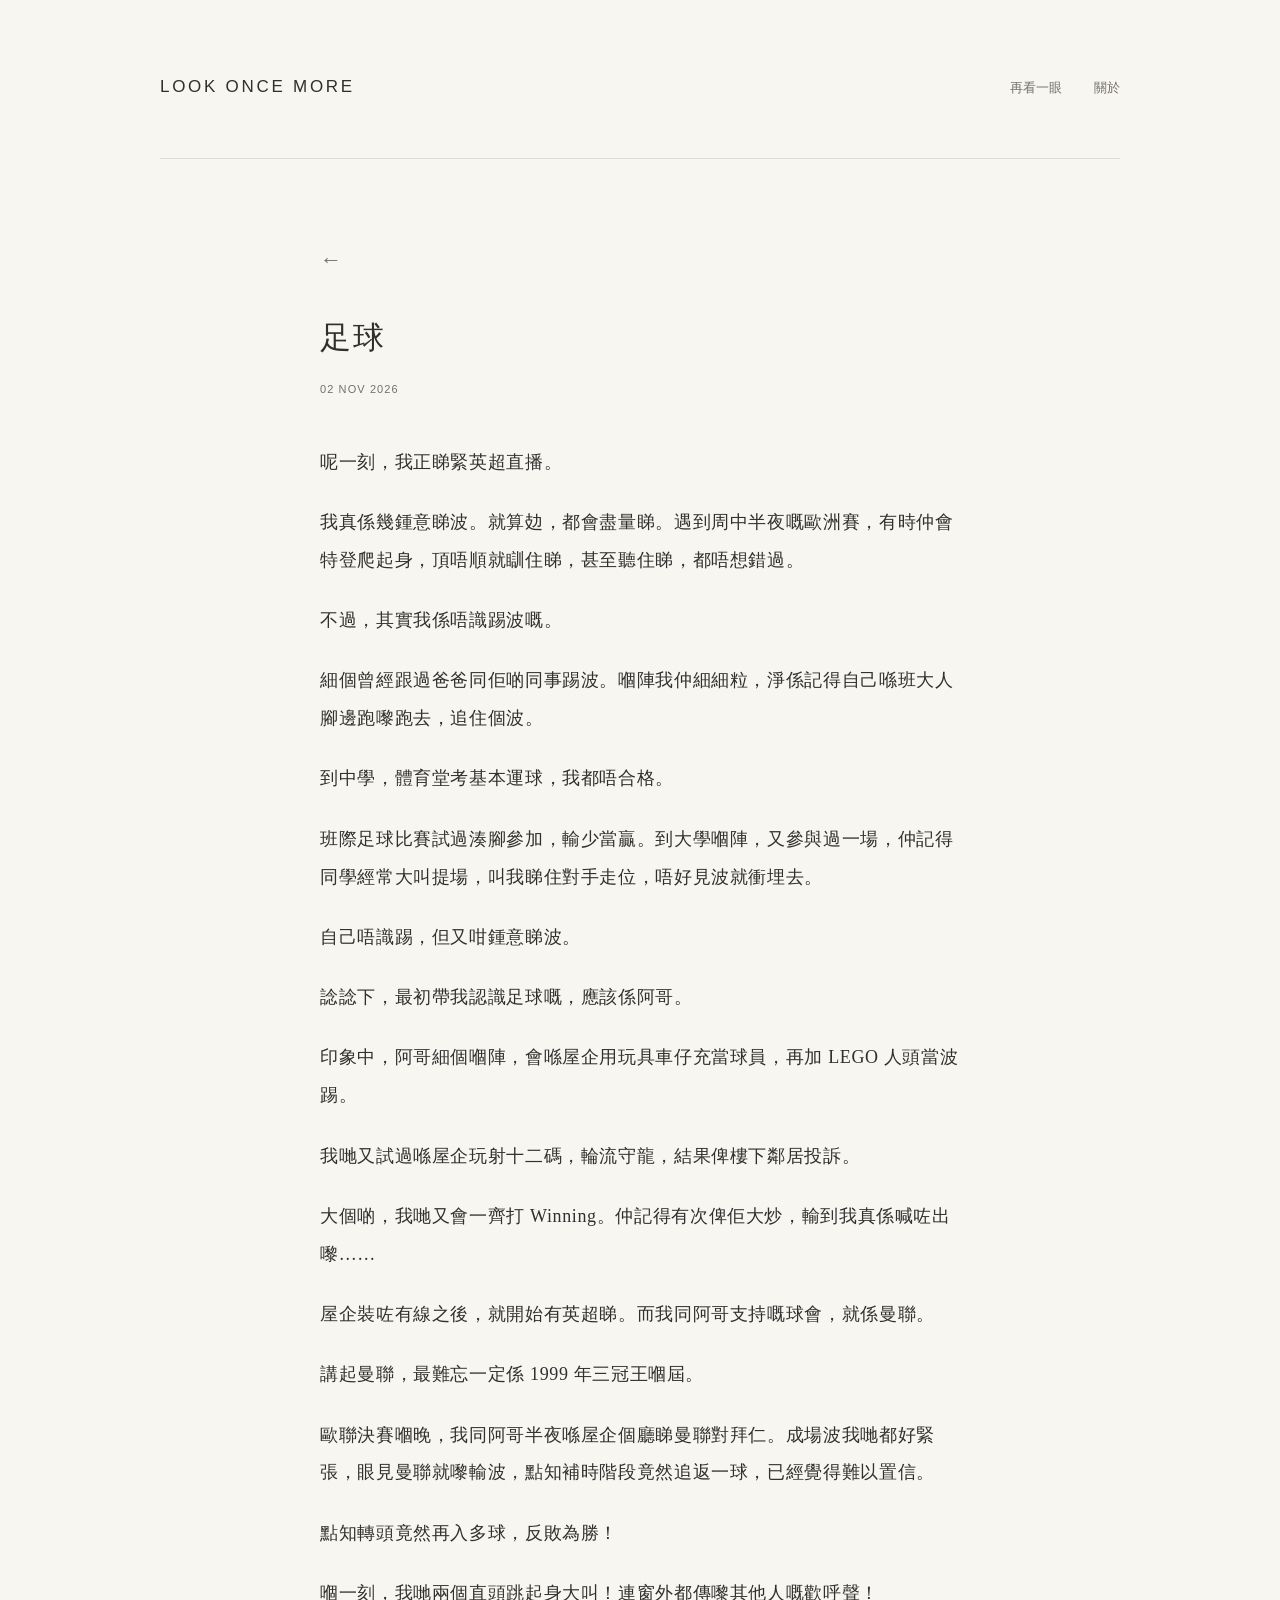
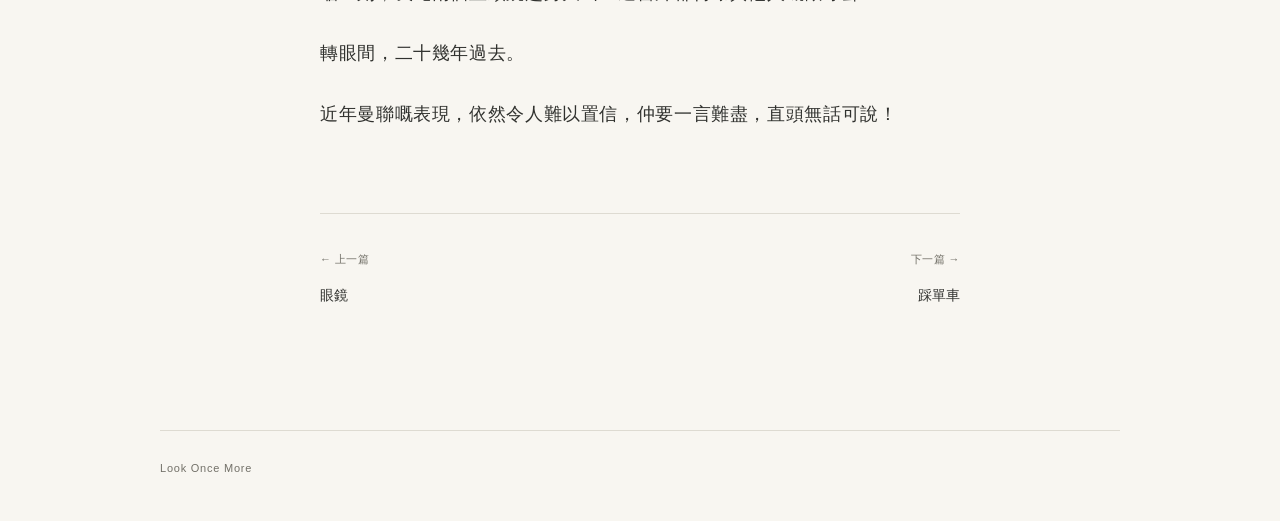
<file: entries/2026-11-02-football/index.html>
<!DOCTYPE html><html lang="zh-Hant-HK"><head><meta charset="UTF-8"><meta name="viewport" content="width=device-width, initial-scale=1"><meta name="theme-color" content="#f8f6f1"><meta name="description" content="再看一眼。日常裏的觀察、文字與照片。"><link rel="canonical" href="https://lookoncemore.com/entries/2026-11-02-football/"><link rel="icon" type="image/svg+xml" href="/favicon.svg"><title>足球 — Look Once More</title><link rel="stylesheet" href="/_astro/Base.VTFK5zle.css"></head><body><a class="skip-link" href="#main">跳至內容</a><header class="masthead shell"><div class="identity"><a class="wordmark" href="/" lang="en" aria-label="Look Once More — 首頁">LOOK ONCE MORE</a></div><nav class="main-nav" aria-label="主要導覽"><a href="/archive/">再看一眼</a><a href="/about/">關於</a></nav></header><main id="main" class="reading-column" tabindex="-1"><a class="back-link" href="/" aria-label="返回首頁"><span aria-hidden="true">←</span></a><article class="full-entry"><header class="article-heading"><h1>足球</h1><div class="metadata"><time datetime="2026-11-02" lang="en">02 NOV 2026</time></div></header><div class="prose article-body"><p>呢一刻，我正睇緊英超直播。</p>
<p>我真係幾鍾意睇波。就算攰，都會盡量睇。遇到周中半夜嘅歐洲賽，有時仲會特登爬起身，頂唔順就瞓住睇，甚至聽住睇，都唔想錯過。</p>
<p>不過，其實我係唔識踢波嘅。</p>
<p>細個曾經跟過爸爸同佢啲同事踢波。嗰陣我仲細細粒，淨係記得自己喺班大人腳邊跑嚟跑去，追住個波。</p>
<p>到中學，體育堂考基本運球，我都唔合格。</p>
<p>班際足球比賽試過湊腳參加，輸少當贏。到大學嗰陣，又參與過一場，仲記得同學經常大叫提場，叫我睇住對手走位，唔好見波就衝埋去。</p>
<p>自己唔識踢，但又咁鍾意睇波。</p>
<p>諗諗下，最初帶我認識足球嘅，應該係阿哥。</p>
<p>印象中，阿哥細個嗰陣，會喺屋企用玩具車仔充當球員，再加 LEGO 人頭當波踢。</p>
<p>我哋又試過喺屋企玩射十二碼，輪流守龍，結果俾樓下鄰居投訴。</p>
<p>大個啲，我哋又會一齊打 Winning。仲記得有次俾佢大炒，輸到我真係喊咗出嚟……</p>
<p>屋企裝咗有線之後，就開始有英超睇。而我同阿哥支持嘅球會，就係曼聯。</p>
<p>講起曼聯，最難忘一定係 1999 年三冠王嗰屆。</p>
<p>歐聯決賽嗰晚，我同阿哥半夜喺屋企個廳睇曼聯對拜仁。成場波我哋都好緊張，眼見曼聯就嚟輸波，點知補時階段竟然追返一球，已經覺得難以置信。</p>
<p>點知轉頭竟然再入多球，反敗為勝！</p>
<p>嗰一刻，我哋兩個直頭跳起身大叫！連窗外都傳嚟其他人嘅歡呼聲！</p>
<p>轉眼間，二十幾年過去。</p>
<p>近年曼聯嘅表現，依然令人難以置信，仲要一言難盡，直頭無話可說！</p>
</div></article><nav class="entry-navigation" aria-label="文章導覽"><div><a href="/entries/2026-11-07-glasses/" rel="prev"><span class="nav-direction">← 上一篇</span><span class="nav-title">眼鏡</span></a></div><div class="next-entry"><a href="/entries/2026-11-01-cycling/" rel="next"><span class="nav-direction">下一篇 →</span><span class="nav-title">踩單車</span></a></div></nav></main><footer class="site-footer shell"><a href="/" lang="en">Look Once More</a></footer><!-- Cloudflare Web Analytics --><script type="module" src="https://static.cloudflareinsights.com/beacon.min.js" data-cf-beacon="{&quot;token&quot;: &quot;e15cfd1d23764916afa6c5b87cb260f3&quot;}"></script></body></html>
</file>
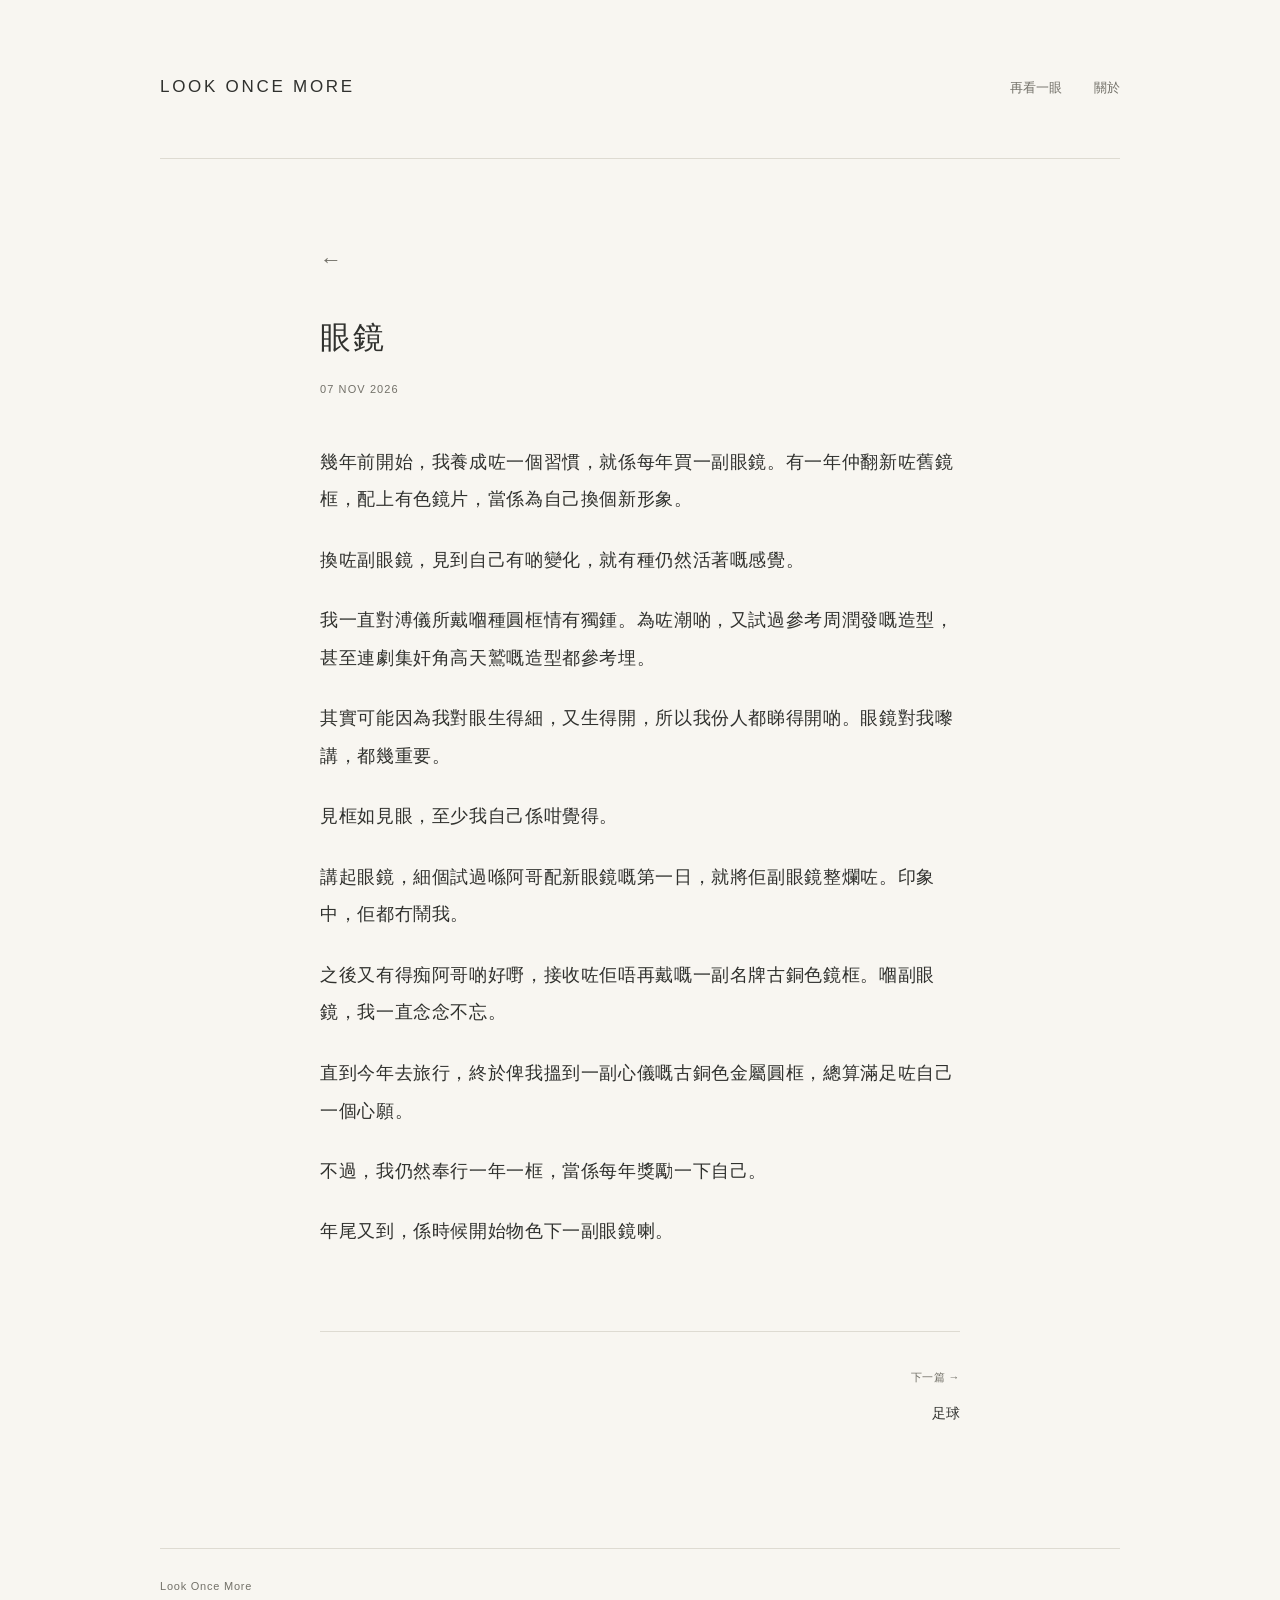
<file: entries/2026-11-07-glasses/index.html>
<!DOCTYPE html><html lang="zh-Hant-HK"><head><meta charset="UTF-8"><meta name="viewport" content="width=device-width, initial-scale=1"><meta name="theme-color" content="#f8f6f1"><meta name="description" content="再看一眼。日常裏的觀察、文字與照片。"><link rel="canonical" href="https://lookoncemore.com/entries/2026-11-07-glasses/"><link rel="icon" type="image/svg+xml" href="/favicon.svg"><title>眼鏡 — Look Once More</title><link rel="stylesheet" href="/_astro/Base.VTFK5zle.css"></head><body><a class="skip-link" href="#main">跳至內容</a><header class="masthead shell"><div class="identity"><a class="wordmark" href="/" lang="en" aria-label="Look Once More — 首頁">LOOK ONCE MORE</a></div><nav class="main-nav" aria-label="主要導覽"><a href="/archive/">再看一眼</a><a href="/about/">關於</a></nav></header><main id="main" class="reading-column" tabindex="-1"><a class="back-link" href="/" aria-label="返回首頁"><span aria-hidden="true">←</span></a><article class="full-entry"><header class="article-heading"><h1>眼鏡</h1><div class="metadata"><time datetime="2026-11-07" lang="en">07 NOV 2026</time></div></header><div class="prose article-body"><p>幾年前開始，我養成咗一個習慣，就係每年買一副眼鏡。有一年仲翻新咗舊鏡框，配上有色鏡片，當係為自己換個新形象。</p>
<p>換咗副眼鏡，見到自己有啲變化，就有種仍然活著嘅感覺。</p>
<p>我一直對溥儀所戴嗰種圓框情有獨鍾。為咗潮啲，又試過參考周潤發嘅造型，甚至連劇集奸角高天鷲嘅造型都參考埋。</p>
<p>其實可能因為我對眼生得細，又生得開，所以我份人都睇得開啲。眼鏡對我嚟講，都幾重要。</p>
<p>見框如見眼，至少我自己係咁覺得。</p>
<p>講起眼鏡，細個試過喺阿哥配新眼鏡嘅第一日，就將佢副眼鏡整爛咗。印象中，佢都冇鬧我。</p>
<p>之後又有得痴阿哥啲好嘢，接收咗佢唔再戴嘅一副名牌古銅色鏡框。嗰副眼鏡，我一直念念不忘。</p>
<p>直到今年去旅行，終於俾我搵到一副心儀嘅古銅色金屬圓框，總算滿足咗自己一個心願。</p>
<p>不過，我仍然奉行一年一框，當係每年獎勵一下自己。</p>
<p>年尾又到，係時候開始物色下一副眼鏡喇。</p>
</div></article><nav class="entry-navigation" aria-label="文章導覽"><div></div><div class="next-entry"><a href="/entries/2026-11-02-football/" rel="next"><span class="nav-direction">下一篇 →</span><span class="nav-title">足球</span></a></div></nav></main><footer class="site-footer shell"><a href="/" lang="en">Look Once More</a></footer><!-- Cloudflare Web Analytics --><script type="module" src="https://static.cloudflareinsights.com/beacon.min.js" data-cf-beacon="{&quot;token&quot;: &quot;e15cfd1d23764916afa6c5b87cb260f3&quot;}"></script></body></html>
</file>
<file: _astro/Base.VTFK5zle.css>
:root{color-scheme:light;--paper:#f8f6f1;--ink:#30312e;--muted:#737169;--rule:#dedbd2;--serif:"Noto Serif CJK TC", "Noto Serif TC", "Source Han Serif TC", "Songti TC", "PMingLiU", "MingLiU", serif;--sans:-apple-system, BlinkMacSystemFont, "Segoe UI", "Noto Sans TC", sans-serif;font-family:var(--serif);background:var(--paper);color:var(--ink);-webkit-font-smoothing:antialiased;text-size-adjust:100%}*{box-sizing:border-box}body{margin:0}a{color:inherit;text-underline-offset:5px;text-decoration:none}a:hover{text-decoration:underline 1px}a:focus-visible{outline:1px solid var(--ink);outline-offset:6px}::selection{color:var(--ink);background:#e4dfd0}h1,h2,p,figure{margin:0}h1,h2{overflow-wrap:anywhere;font-weight:400}.shell{width:min(960px,100% - 96px);margin-inline:auto}.reading-column{width:min(640px,100% - 48px);min-height:38vh;margin-inline:auto}.masthead{border-bottom:1px solid var(--rule);justify-content:space-between;align-items:flex-start;margin-bottom:82px;padding-block:74px 58px;display:flex}.wordmark{font-family:var(--sans);letter-spacing:.16em;font-size:17px;font-weight:500;line-height:1.5;display:inline-block}.wordmark:hover{opacity:.7;text-decoration:none}.tagline{letter-spacing:.13em;color:var(--muted);margin-top:13px;font-size:15px}.main-nav{font:13px/1.6 var(--sans);color:var(--muted);gap:32px;padding-top:4px;display:flex}.main-nav a[aria-current=page]{color:var(--ink);text-decoration:underline}.metadata{font:11px/1.8 var(--sans);letter-spacing:.1em;color:var(--muted);align-items:baseline;gap:17px;display:flex}.location{letter-spacing:.08em}.location:before{content:"·";margin-right:17px}.entry-preview h2{letter-spacing:.055em;margin-block:18px 27px;font-size:29px;line-height:1.6}.entry-preview+.entry-preview{border-top:1px solid var(--rule);margin-top:104px;padding-top:52px}.prose{letter-spacing:.035em;overflow-wrap:break-word;line-break:strict;font-size:18px;line-height:2.1}.prose p+p{margin-top:1.25em}.prose a{text-decoration:underline 1px}.prose h2{margin-block:2em 1em;font-size:1.3em}.prose h3{margin-block:2em 1em;font-size:1.1em;font-weight:400}.prose ul,.prose ol{padding-left:1.5em}.prose blockquote{border-left:1px solid var(--rule);margin:1.8em 0;padding-left:1.2em}.prose img,.entry-image img{width:100%;height:auto;display:block}.prose p:has(img){margin-block:2em}.entry-image{margin-block:32px}.read-link{letter-spacing:.06em;color:var(--muted);align-items:center;gap:18px;margin-top:28px;padding-block:8px;font-size:13px;display:inline-flex}.read-link span{font-family:var(--sans);font-size:17px}.archive-link{text-align:right;margin-top:80px}.quiet-link{font:12px/1.8 var(--sans);letter-spacing:.03em;color:var(--muted);padding-block:8px;display:inline-block}.quiet-link span{margin-left:16px}.site-footer{border-top:1px solid var(--rule);color:var(--muted);justify-content:space-between;align-items:center;margin-top:114px;padding-block:28px 42px;display:flex}.site-footer a{font:11px/1.8 var(--sans);letter-spacing:.07em}.site-footer span{letter-spacing:.1em;font-size:12px}.page-heading{margin-bottom:40px}.page-heading h1{letter-spacing:.02em;font-size:30px;line-height:1.6}.page-heading h1[lang=en]{font-family:var(--sans);letter-spacing:-.025em;font-size:26px;font-weight:400}.page-heading>p:not(.metadata){color:var(--muted);letter-spacing:.07em;margin-top:15px;font-size:15px;line-height:1.8}.archive-year+.archive-year{margin-top:56px}.archive-year h2{font:12px/1.8 var(--sans);color:var(--muted);letter-spacing:.08em;margin-bottom:20px}.archive-list{margin:0;padding:0;list-style:none}.archive-list li{border-top:1px solid var(--rule)}.archive-list li:last-child{border-bottom:1px solid var(--rule)}.archive-list a{grid-template-columns:123px 1fr 16px;align-items:baseline;gap:24px;padding-block:26px;display:grid}.archive-title{letter-spacing:.04em;font-size:19px;line-height:1.7}.archive-arrow{font-family:var(--sans);color:var(--muted);font-size:14px}.back-link{color:var(--muted);font:22px/1.4 var(--sans);margin-bottom:34px;padding:4px 12px 4px 0;display:inline-block}.article-heading{margin-bottom:44px}.article-heading h1{letter-spacing:.05em;margin-bottom:17px;font-size:31px;line-height:1.6}.entry-navigation{border-top:1px solid var(--rule);grid-template-columns:1fr 1fr;gap:24px;margin-top:80px;padding-top:28px;display:grid}.entry-navigation a{flex-direction:column;gap:13px;max-width:100%;padding-block:8px;display:inline-flex}.nav-direction{font:11px/1.8 var(--sans);color:var(--muted);letter-spacing:.04em}.nav-title{overflow-wrap:anywhere;font-size:14px;line-height:1.8}.next-entry{text-align:right}.visually-hidden{clip-path:inset(50%);white-space:nowrap;border:0;width:1px;height:1px;margin:-1px;padding:0;position:absolute;overflow:hidden}.skip-link{background:var(--paper);z-index:1;padding:12px;position:absolute;top:-100px;left:24px}.skip-link:focus{top:12px}@media (width<=640px){.shell{width:calc(100% - 48px)}.masthead{gap:24px;margin-bottom:49px;padding-block:36px 31px}.wordmark{letter-spacing:.12em;font-size:13px}.tagline{margin-top:10px;font-size:13px}.main-nav{gap:20px;padding-top:1px;font-size:11px}.metadata{gap:12px;font-size:10px}.location:before{margin-right:12px}.entry-preview h2{letter-spacing:.035em;margin-block:15px 22px;font-size:25px}.prose{letter-spacing:.025em;font-size:17px;line-height:2.05}.entry-preview+.entry-preview{margin-top:66px;padding-top:37px}.read-link{margin-top:22px;font-size:12px}.archive-link{margin-top:54px}.site-footer{margin-top:76px;padding-bottom:30px}.page-heading{margin-bottom:28px}.page-heading h1[lang=en]{font-size:24px}.archive-list a{grid-template-columns:1fr 16px;gap:8px 16px;padding-block:22px}.archive-list time{grid-column:1/-1}.archive-title{font-size:18px}.back-link{margin-bottom:27px}.article-heading{margin-bottom:33px}.article-heading h1{font-size:26px}.entry-navigation{gap:20px;margin-top:54px}}@media (width<=359px){.masthead{flex-direction:column;gap:22px}}
</file>
